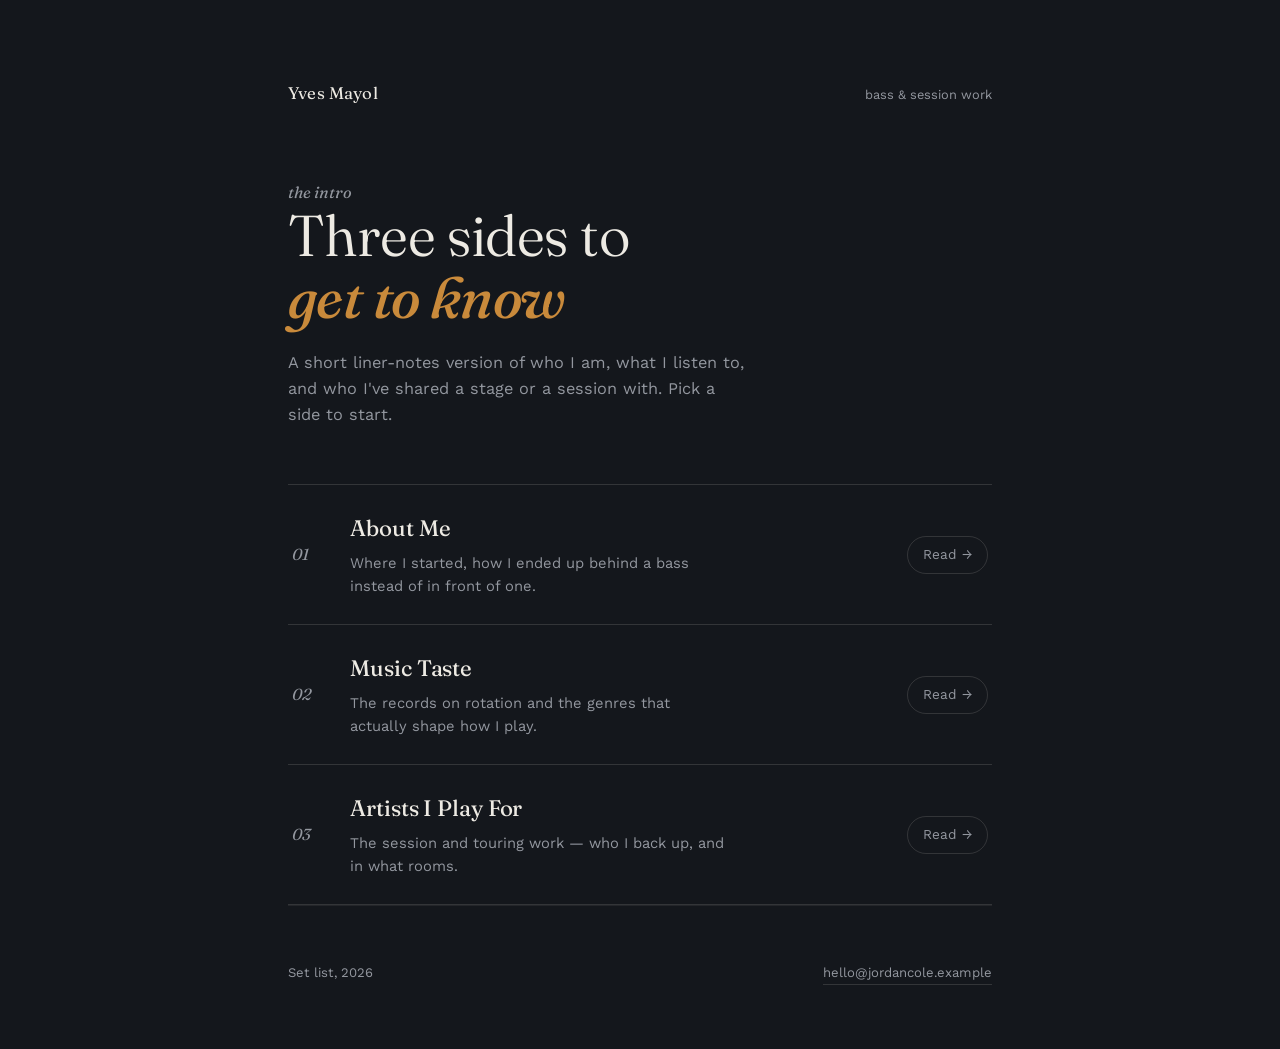
<file: Index.html>
<!doctype html>

<html lang="en">
<head>
<meta charset="UTF-8" />
<meta name="viewport" content="width=device-width, initial-scale=1.0" />
<title>Yves Mayol — Session Musician</title>
<link rel="preconnect" href="https://fonts.googleapis.com" />
<link rel="preconnect" href="https://fonts.gstatic.com" crossorigin />
<link href="https://fonts.googleapis.com/css2?family=Fraunces:ital,wght@0,300..600;1,300..600&family=Work+Sans:wght@400;500&display=swap" rel="stylesheet" />
<link rel="stylesheet" href="style.css" />
</head>
<body>

<div class="sleeve">

  <header class="mark">
    <span class="mark__name">Yves Mayol</span>
    <span class="mark__role">bass &amp; session work</span>
  </header>

  <section class="hero">
    <p class="hero__kicker">the intro</p>
    <h1>Three sides to<br /><em>get to know</em></h1>
    <p>A short liner-notes version of who I am, what I listen to, and who I've shared a stage or a session with. Pick a side to start.</p>
  </section>

  <nav class="tracklist" aria-label="Site sections">

    <a class="track" href="about.html">
      <span class="track__num">01</span>
      <span class="track__body">
        <h2>About Me</h2>
        <p>Where I started, how I ended up behind a bass instead of in front of one.</p>
      </span>
      <span class="track__go">Read →</span>
      <span class="track__wave" aria-hidden="true">
        <svg viewBox="0 0 300 18" preserveAspectRatio="none"><path d="M0 9 L10 9 L14 3 L18 15 L22 6 L26 12 L30 9 L40 9 L44 2 L48 16 L52 9 L60 9 L64 5 L68 13 L72 9 L82 9 L86 4 L90 14 L94 9 L104 9 L108 6 L112 12 L116 9 L126 9 L130 3 L134 15 L138 9 L148 9 L152 7 L156 11 L160 9 L170 9 L174 4 L178 14 L182 9 L192 9 L196 6 L200 12 L204 9 L214 9 L218 3 L222 15 L226 9 L236 9 L240 5 L244 13 L248 9 L258 9 L262 4 L266 14 L270 9 L280 9 L284 6 L288 12 L292 9 L300 9" fill="none" stroke-width="1.4"/></svg>
      </span>
    </a>

    <a class="track" href="music-taste.html">
      <span class="track__num">02</span>
      <span class="track__body">
        <h2>Music Taste</h2>
        <p>The records on rotation and the genres that actually shape how I play.</p>
      </span>
      <span class="track__go">Read →</span>
      <span class="track__wave" aria-hidden="true">
        <svg viewBox="0 0 300 18" preserveAspectRatio="none"><path d="M0 9 L10 9 L14 3 L18 15 L22 6 L26 12 L30 9 L40 9 L44 2 L48 16 L52 9 L60 9 L64 5 L68 13 L72 9 L82 9 L86 4 L90 14 L94 9 L104 9 L108 6 L112 12 L116 9 L126 9 L130 3 L134 15 L138 9 L148 9 L152 7 L156 11 L160 9 L170 9 L174 4 L178 14 L182 9 L192 9 L196 6 L200 12 L204 9 L214 9 L218 3 L222 15 L226 9 L236 9 L240 5 L244 13 L248 9 L258 9 L262 4 L266 14 L270 9 L280 9 L284 6 L288 12 L292 9 L300 9" fill="none" stroke-width="1.4"/></svg>
      </span>
    </a>

    <a class="track" href="about.html#session-work">
      <span class="track__num">03</span>
      <span class="track__body">
        <h2>Artists I Play For</h2>
        <p>The session and touring work — who I back up, and in what rooms.</p>
      </span>
      <span class="track__go">Read →</span>
      <span class="track__wave" aria-hidden="true">
        <svg viewBox="0 0 300 18" preserveAspectRatio="none"><path d="M0 9 L10 9 L14 3 L18 15 L22 6 L26 12 L30 9 L40 9 L44 2 L48 16 L52 9 L60 9 L64 5 L68 13 L72 9 L82 9 L86 4 L90 14 L94 9 L104 9 L108 6 L112 12 L116 9 L126 9 L130 3 L134 15 L138 9 L148 9 L152 7 L156 11 L160 9 L170 9 L174 4 L178 14 L182 9 L192 9 L196 6 L200 12 L204 9 L214 9 L218 3 L222 15 L226 9 L236 9 L240 5 L244 13 L248 9 L258 9 L262 4 L266 14 L270 9 L280 9 L284 6 L288 12 L292 9 L300 9" fill="none" stroke-width="1.4"/></svg>
      </span>
    </a>

  </nav>

  <footer class="foot">
    <span>Set list, 2026</span>
    <a href="mailto:hello@jordancole.example">hello@jordancole.example</a>
  </footer>

</div>

</body>
</html>
</file>
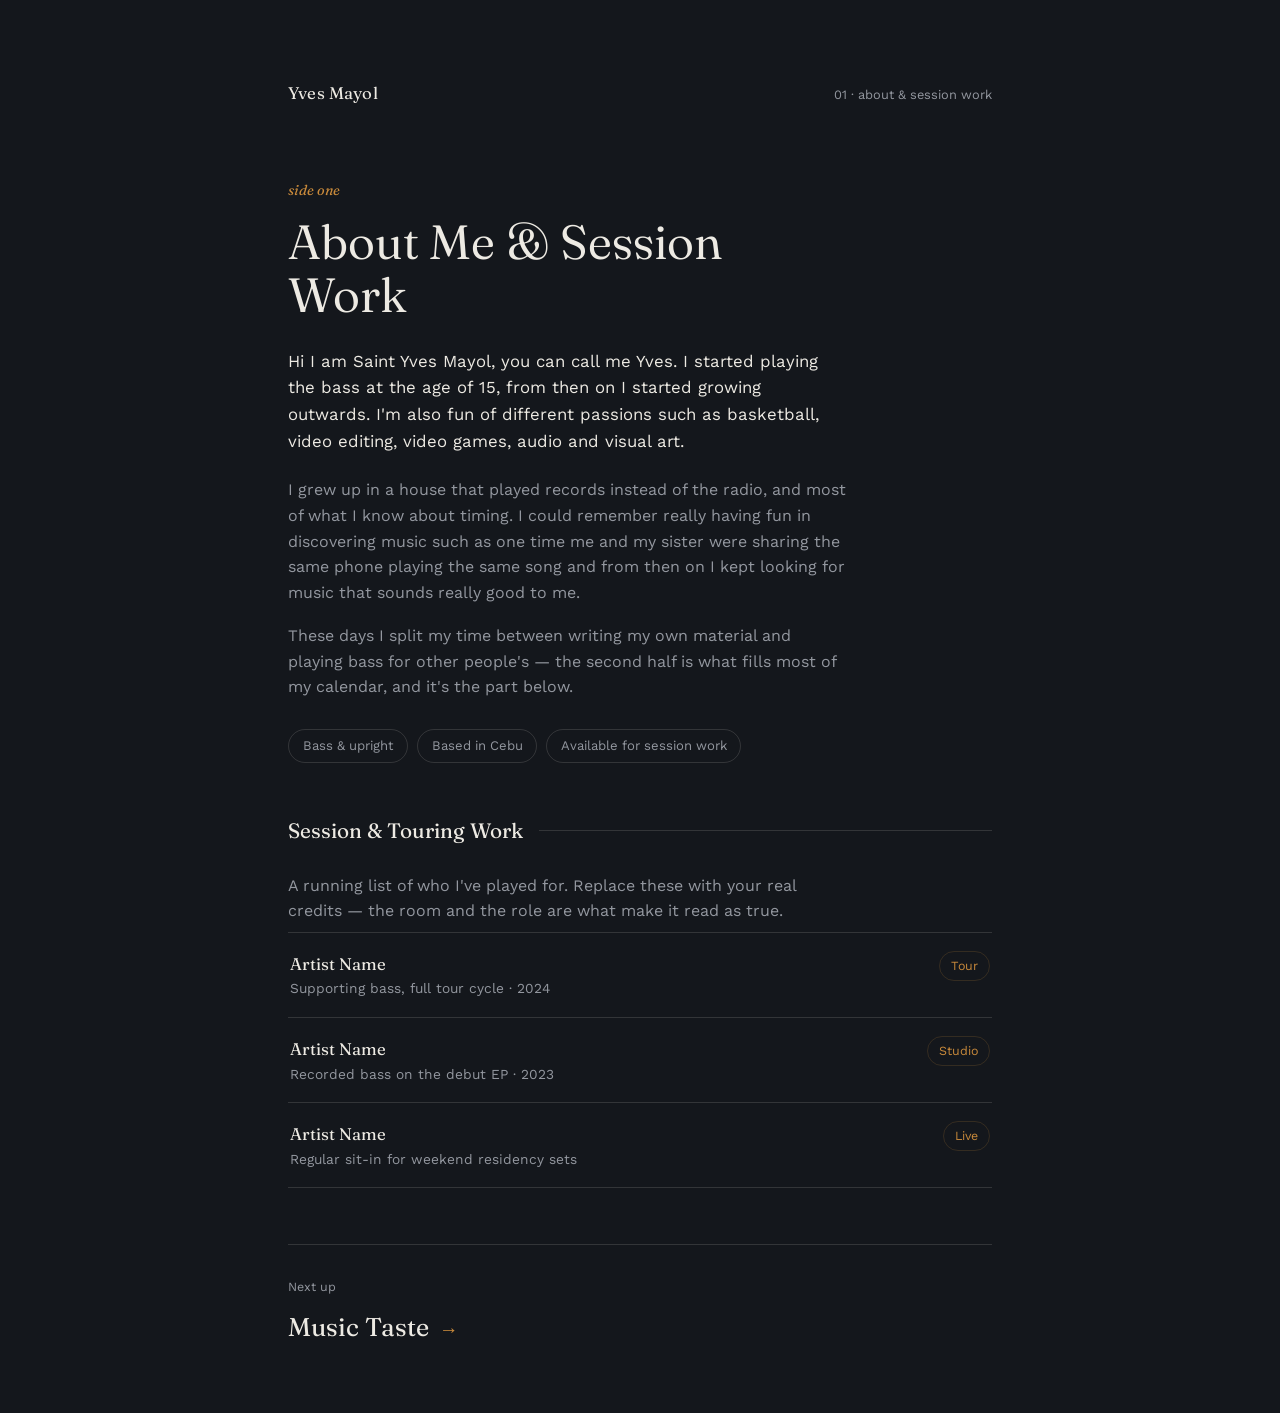
<file: about.html>
<!doctype html>
<html lang="en">
<head>
<meta charset="UTF-8" />
<meta name="viewport" content="width=device-width, initial-scale=1.0" />
<title>About &amp; Session Work — Yves Mayol</title>
<link rel="preconnect" href="https://fonts.googleapis.com" />
<link rel="preconnect" href="https://fonts.gstatic.com" crossorigin />
<link href="https://fonts.googleapis.com/css2?family=Fraunces:ital,wght@0,300..600;1,300..600&family=Work+Sans:wght@400;500&display=swap" rel="stylesheet" />
<link rel="stylesheet" href="style.css" />
</head>
<body>

<div class="sleeve">

  <header class="mark">
    <a href="index.html" style="text-decoration:none;">
      <span class="mark__name">Yves Mayol</span>
    </a>
    <span class="mark__role">01 · about &amp; session work</span>
  </header>

  <main class="page">
    <p class="page__kicker">side one</p>
    <h1>About Me &amp; Session Work</h1>
    <p class="page__lede">
      Hi I am Saint Yves Mayol, you can call me Yves. I started playing the bass at the age of 15, from then on I started growing outwards. I'm also fun of different passions such as basketball, video editing, video games, audio and visual art.
    </p>

    <div class="page__body">
      <p>
        I grew up in a house that played records instead of the radio, and most of what I know about timing. I could remember really having fun in discovering music such as one time me and my sister were sharing the same phone playing the same song and from then on I kept looking for music that sounds really good to me.
      </p>
      <p>
        These days I split my time between writing my own material and playing bass for other people's — the second half is what fills most of my calendar, and it's the part below.
      </p>
    </div>

    <div class="tag-row">
      <span class="tag">Bass &amp; upright</span>
      <span class="tag">Based in Cebu</span>
      <span class="tag">Available for session work</span>
    </div>

    <div class="section-divider" id="session-work">
      <h2>Session &amp; Touring Work</h2>
    </div>

    <p class="page__body" style="color: var(--text-muted); max-width: 56ch; margin: 0 0 0.5rem;">
      A running list of who I've played for. Replace these with your real credits — the room and the role are what make it read as true.
    </p>

    <div class="credits">

      <div class="credit">
        <div>
          <div class="credit__name">Artist Name</div>
          <div class="credit__note">Supporting bass, full tour cycle · 2024</div>
        </div>
        <span class="credit__role">Tour</span>
      </div>

      <div class="credit">
        <div>
          <div class="credit__name">Artist Name</div>
          <div class="credit__note">Recorded bass on the debut EP · 2023</div>
        </div>
        <span class="credit__role">Studio</span>
      </div>

      <div class="credit">
        <div>
          <div class="credit__name">Artist Name</div>
          <div class="credit__note">Regular sit-in for weekend residency sets</div>
        </div>
        <span class="credit__role">Live</span>
      </div>

    </div>
  </main>

  <nav class="next">
    <span class="next__label">Next up</span>
    <a class="next__link" href="music-taste.html">
      Music Taste <span class="next__arrow">→</span>
    </a>
  </nav>

</div>

</body>
</html>
</file>
<file: style.css>
/* ===========================================================
   Tokens
   =========================================================== */
:root {
  --bg: #14171c;
  --bg-panel: #1b1f26;
  --text: #edeae3;
  --text-muted: #93979f;
  --accent: #c98a3b;
  --accent-dim: rgba(201, 138, 59, 0.18);
  --line: rgba(237, 234, 227, 0.14);
  --line-soft: rgba(237, 234, 227, 0.07);

  --font-display: "Fraunces", serif;
  --font-body: "Work Sans", sans-serif;
}

* { box-sizing: border-box; }

html { -webkit-font-smoothing: antialiased; }

body {
  margin: 0;
  background: var(--bg);
  color: var(--text);
  font-family: var(--font-body);
  font-size: 16px;
  line-height: 1.6;
}

@media (prefers-reduced-motion: reduce) {
  * { animation-duration: 0.001ms !important; transition-duration: 0.001ms !important; }
}

a { color: inherit; }

::selection { background: var(--accent-dim); color: var(--text); }

/* ===========================================================
   Shell
   =========================================================== */
.sleeve {
  max-width: 760px;
  margin: 0 auto;
  padding: 5rem 1.75rem 4rem;
  min-height: 100vh;
  display: flex;
  flex-direction: column;
}

.mark {
  display: flex;
  align-items: baseline;
  justify-content: space-between;
  gap: 1rem;
  margin-bottom: 4.5rem;
}

.mark__name {
  font-family: var(--font-display);
  font-size: 1.05rem;
  letter-spacing: 0.01em;
}

.mark__role {
  font-size: 0.8rem;
  color: var(--text-muted);
  white-space: nowrap;
}

/* ===========================================================
   Hero (index)
   =========================================================== */
.hero { margin-bottom: 3.5rem; }

.hero__kicker {
  font-size: 0.9rem;
  color: var(--accent);
  font-style: italic;
  font-family: var(--font-display);
  margin: 0 0 0.9rem;
}

.hero h1 {
  font-family: var(--font-display);
  font-weight: 340;
  font-size: clamp(2.4rem, 6vw, 3.6rem);
  line-height: 1.08;
  letter-spacing: -0.01em;
  margin: 0 0 1.3rem;
  max-width: 14ch;
}

.hero h1 em {
  font-style: italic;
  font-weight: 480;
  color: var(--accent);
}

.hero p {
  color: var(--text-muted);
  max-width: 46ch;
  font-size: 1.02rem;
  margin: 0;
}

/* ===========================================================
   Tracklist
   =========================================================== */
.tracklist {
  border-top: 1px solid var(--line);
}

.track {
  display: grid;
  grid-template-columns: 2.4rem 1fr auto;
  align-items: center;
  gap: 1.25rem;
  padding: 1.6rem 0.25rem;
  border-bottom: 1px solid var(--line);
  text-decoration: none;
  color: var(--text);
  position: relative;
}

.track__num {
  font-family: var(--font-display);
  font-style: italic;
  color: var(--text-muted);
  font-size: 1rem;
  transition: color 0.2s ease;
}

.track__body h2 {
  font-family: var(--font-display);
  font-weight: 440;
  font-size: 1.4rem;
  margin: 0 0 0.3rem;
  letter-spacing: -0.005em;
}

.track__body p {
  margin: 0;
  color: var(--text-muted);
  font-size: 0.92rem;
  max-width: 42ch;
}

.track__go {
  font-size: 0.85rem;
  color: var(--text-muted);
  border: 1px solid var(--line);
  border-radius: 999px;
  padding: 0.45rem 0.95rem;
  transition: border-color 0.2s ease, color 0.2s ease, background 0.2s ease;
}

.track:hover .track__go {
  border-color: var(--accent);
  color: var(--accent);
  background: var(--accent-dim);
}

.track:hover .track__num { color: var(--accent); }

.track:focus-visible {
  outline: 2px solid var(--accent);
  outline-offset: 4px;
  border-radius: 4px;
}

/* a faint waveform that only appears on hover, drawn once */
.track__wave {
  position: absolute;
  left: 2.4rem;
  right: 6.5rem;
  bottom: 0;
  height: 2px;
  overflow: hidden;
}
.track__wave svg {
  width: 100%;
  height: 18px;
  transform: translateY(4px);
  opacity: 0;
  transition: opacity 0.25s ease;
}
.track:hover .track__wave svg { opacity: 0.55; }
.track__wave path { stroke: var(--accent); }

@media (max-width: 520px) {
  .track { grid-template-columns: 2rem 1fr; row-gap: 0.7rem; }
  .track__go { grid-column: 2; justify-self: start; }
  .track__wave { display: none; }
}

/* ===========================================================
   Footer
   =========================================================== */
.foot {
  margin-top: auto;
  padding-top: 3.5rem;
  display: flex;
  justify-content: space-between;
  align-items: baseline;
  color: var(--text-muted);
  font-size: 0.82rem;
  border-top: 1px solid var(--line-soft);
  gap: 1rem;
}

.foot a {
  text-decoration: none;
  border-bottom: 1px solid var(--line);
  padding-bottom: 1px;
}
.foot a:hover { border-color: var(--accent); color: var(--accent); }

/* ===========================================================
   Inner pages (about / taste / session)
   =========================================================== */
.page__kicker {
  font-family: var(--font-display);
  font-style: italic;
  color: var(--accent);
  font-size: 0.9rem;
  margin: 0 0 0.9rem;
}

.page h1 {
  font-family: var(--font-display);
  font-weight: 360;
  font-size: clamp(2.1rem, 5vw, 3rem);
  line-height: 1.1;
  margin: 0 0 1.6rem;
  max-width: 16ch;
}

.page__lede {
  font-size: 1.05rem;
  color: var(--text);
  max-width: 56ch;
  margin: 0 0 1.4rem;
}

.page__body p {
  color: var(--text-muted);
  max-width: 56ch;
}

.page__body p:not(:last-child) { margin-bottom: 1.1rem; }

.tag-row {
  display: flex;
  flex-wrap: wrap;
  gap: 0.55rem;
  margin: 1.8rem 0 0.5rem;
}

.tag {
  font-size: 0.82rem;
  color: var(--text-muted);
  border: 1px solid var(--line);
  border-radius: 999px;
  padding: 0.35rem 0.85rem;
}

.next {
  margin-top: 3.5rem;
  padding-top: 2rem;
  border-top: 1px solid var(--line);
}

.next__label {
  display: block;
  font-size: 0.78rem;
  color: var(--text-muted);
  margin-bottom: 0.6rem;
}

.next__link {
  display: inline-flex;
  align-items: baseline;
  gap: 0.6rem;
  text-decoration: none;
  color: var(--text);
  font-family: var(--font-display);
  font-size: 1.6rem;
  font-weight: 400;
  border-bottom: 1px solid transparent;
  transition: border-color 0.2s ease, color 0.2s ease;
}

.next__link:hover { color: var(--accent); border-color: var(--accent); }

.next__arrow {
  font-style: italic;
  color: var(--accent);
  font-size: 1.2rem;
}

/* ===========================================================
   About + Session Work: section divider & credit list
   =========================================================== */
.section-divider {
  display: flex;
  align-items: center;
  gap: 1rem;
  margin: 3.2rem 0 1.6rem;
}

.section-divider h2 {
  font-family: var(--font-display);
  font-weight: 420;
  font-size: 1.3rem;
  margin: 0;
  white-space: nowrap;
}

.section-divider::after {
  content: "";
  flex: 1;
  height: 1px;
  background: var(--line);
}

.credits {
  border-top: 1px solid var(--line);
}

.credit {
  display: grid;
  grid-template-columns: 1fr auto;
  align-items: baseline;
  gap: 1rem;
  padding: 1.1rem 0.1rem;
  border-bottom: 1px solid var(--line);
}

.credit__name {
  font-family: var(--font-display);
  font-size: 1.05rem;
}

.credit__note {
  color: var(--text-muted);
  font-size: 0.86rem;
}

.credit__role {
  font-size: 0.78rem;
  color: var(--accent);
  border: 1px solid var(--accent-dim);
  border-radius: 999px;
  padding: 0.25rem 0.7rem;
  white-space: nowrap;
}

/* ===========================================================
   Music Taste: song library (add / edit / delete / preview)
   =========================================================== */
.library-head {
  display: flex;
  justify-content: space-between;
  align-items: center;
  gap: 1rem;
  margin: 2.6rem 0 0.5rem;
  flex-wrap: wrap;
}

.library-head__count {
  color: var(--text-muted);
  font-size: 0.85rem;
}

.btn {
  font-family: var(--font-body);
  font-size: 0.85rem;
  color: var(--bg);
  background: var(--accent);
  border: 1px solid var(--accent);
  border-radius: 999px;
  padding: 0.55rem 1.1rem;
  cursor: pointer;
  transition: opacity 0.2s ease;
}
.btn:hover { opacity: 0.85; }

.btn--ghost {
  color: var(--text-muted);
  background: transparent;
  border-color: var(--line);
}
.btn--ghost:hover { color: var(--text); border-color: var(--text-muted); opacity: 1; }

/* --- form panel --- */
.song-form {
  border: 1px solid var(--line);
  border-radius: 6px;
  padding: 1.4rem;
  margin: 1rem 0 2.2rem;
  background: var(--bg-panel);
  display: none;
}
.song-form.is-open { display: block; }

.song-form__title {
  font-family: var(--font-display);
  font-size: 1.05rem;
  margin: 0 0 1rem;
}

.song-form__grid {
  display: grid;
  grid-template-columns: 1fr 1fr;
  gap: 0.9rem;
}

.song-form__grid .field--wide { grid-column: 1 / -1; }

.field label {
  display: block;
  font-size: 0.76rem;
  color: var(--text-muted);
  margin-bottom: 0.35rem;
}

.field input {
  width: 100%;
  background: var(--bg);
  border: 1px solid var(--line);
  border-radius: 4px;
  color: var(--text);
  font-family: var(--font-body);
  font-size: 0.92rem;
  padding: 0.55rem 0.7rem;
}
.field input:focus {
  outline: none;
  border-color: var(--accent);
}

.song-form__actions {
  display: flex;
  gap: 0.7rem;
  margin-top: 1.2rem;
}

.form-error {
  font-size: 0.8rem;
  color: #d98080;
  margin: 0.8rem 0 0;
  display: none;
}
.form-error.is-visible { display: block; }

/* --- song list / boxes --- */
.song-list {
  border-top: 1px solid var(--line);
}

.song-box {
  display: grid;
  grid-template-columns: 2.4rem 1fr auto;
  align-items: center;
  gap: 1.1rem;
  padding: 1.3rem 0.15rem;
  border-bottom: 1px solid var(--line);
  position: relative;
}

.song-box__num {
  font-family: var(--font-display);
  font-style: italic;
  color: var(--text-muted);
  font-size: 1rem;
}

.song-box__title {
  font-family: var(--font-display);
  font-weight: 440;
  font-size: 1.15rem;
  margin: 0 0 0.25rem;
}

.song-box__meta {
  color: var(--text-muted);
  font-size: 0.84rem;
  margin: 0;
}

.song-box__meta span:not(:last-child)::after {
  content: "·";
  margin: 0 0.4rem;
  color: var(--line);
}

.song-box__actions {
  display: flex;
  align-items: center;
  gap: 0.5rem;
}

.icon-btn {
  width: 2.1rem;
  height: 2.1rem;
  border-radius: 999px;
  border: 1px solid var(--line);
  background: transparent;
  color: var(--text-muted);
  cursor: pointer;
  display: flex;
  align-items: center;
  justify-content: center;
  font-size: 0.9rem;
  transition: border-color 0.2s ease, color 0.2s ease, background 0.2s ease;
}
.icon-btn:hover { border-color: var(--text-muted); color: var(--text); }

.icon-btn--play {
  border-color: var(--accent-dim);
  color: var(--accent);
}
.icon-btn--play:hover { border-color: var(--accent); background: var(--accent-dim); }
.icon-btn--play[disabled] {
  color: var(--text-muted);
  border-color: var(--line);
  cursor: not-allowed;
  opacity: 0.5;
}
.icon-btn--play[disabled]:hover { background: none; }

.icon-btn--playing { background: var(--accent-dim); }

.song-box__progress {
  position: absolute;
  left: 2.4rem;
  right: 8.5rem;
  bottom: 0;
  height: 2px;
  background: var(--line-soft);
  overflow: hidden;
}
.song-box__progress-fill {
  height: 100%;
  width: 0%;
  background: var(--accent);
  transition: width 0.1s linear;
}

.empty-state {
  padding: 2.4rem 0.1rem;
  color: var(--text-muted);
  font-size: 0.92rem;
  border-bottom: 1px solid var(--line);
}

@media (max-width: 560px) {
  .song-form__grid { grid-template-columns: 1fr; }
  .song-box { grid-template-columns: 1.6rem 1fr; row-gap: 0.6rem; }
  .song-box__actions { grid-column: 1 / -1; justify-content: flex-start; }
  .song-box__progress { right: 0.15rem; }
}

/* ===========================================================
   Music library dashboard
   =========================================================== */
.music-page {
  --bg: #f4f6fa;
  --bg-panel: #ffffff;
  --text: #19243a;
  --text-muted: #77839a;
  --accent: #566ee8;
  --accent-dim: #eef0ff;
  --line: #e7eaf1;
  --line-soft: #edf0f5;
  min-height: 100vh;
  background: #f4f6fa;
  color: #19243a;
  font-family: "DM Sans", sans-serif;
  font-size: 15px;
}

.music-page button, .music-page input, .music-page select { font: inherit; }
.music-page a { color: inherit; }
.music-shell { width: min(1160px, calc(100% - 56px)); min-height: 100vh; margin: 0 auto; display: flex; flex-direction: column; }
.app-header { min-height: 86px; display: flex; align-items: center; justify-content: space-between; border-bottom: 1px solid #e6e9f0; gap: 32px; }
.brand { display: inline-flex; align-items: center; gap: 12px; text-decoration: none; color: #19243a; font-family: Manrope, sans-serif; font-size: 15px; font-weight: 800; line-height: 1.25; white-space: nowrap; }
.brand__mark { display: grid; place-items: center; width: 38px; height: 38px; border-radius: 12px; background: #566ee8; color: white; font-size: 12px; letter-spacing: .04em; box-shadow: 0 5px 12px #566ee82b; }
.brand__sub { display: block; margin-top: 4px; color: #8a94a8; font: 700 9px "DM Sans", sans-serif; letter-spacing: .13em; }
.app-nav { align-self: stretch; display: flex; align-items: center; gap: 36px; }
.app-nav a { height: 100%; position: relative; display: inline-flex; align-items: center; text-decoration: none; color: #78849a; font-size: 13px; font-weight: 600; transition: color .2s ease; }
.app-nav a:hover, .app-nav a.is-current { color: #4d63d9; }
.app-nav a.is-current::after { content: ""; position: absolute; right: 0; bottom: -1px; left: 0; height: 2px; border-radius: 2px 2px 0 0; background: #566ee8; }
.profile-chip { width: 36px; height: 36px; display: grid; place-items: center; border: 1px solid #e4e8f0; border-radius: 50%; background: white; color: #687690; font: 700 11px Manrope, sans-serif; }
.library-main { flex: 1; padding: 35px 0 54px; }
.breadcrumb { display: flex; align-items: center; gap: 10px; color: #96a0b1; font-size: 12px; }
.breadcrumb a { color: #77839a; text-decoration: none; }
.breadcrumb a:hover { color: #566ee8; }
.library-intro { display: flex; justify-content: space-between; align-items: end; gap: 24px; margin: 32px 0 26px; }
.eyebrow { margin: 0 0 9px; color: #7582a0; font-size: 10px; font-weight: 700; letter-spacing: .15em; }
.library-intro h1 { margin: 0; color: #19243a; font: 800 clamp(30px, 4vw, 38px)/1.2 Manrope, sans-serif; letter-spacing: -.045em; }
.intro-copy { margin: 9px 0 0; color: #7c879b; font-size: 14px; }
.btn { display: inline-flex; align-items: center; justify-content: center; gap: 9px; min-height: 42px; padding: 0 17px; border: 1px solid transparent; border-radius: 8px; cursor: pointer; font-size: 12px; font-weight: 700; transition: background .18s ease, box-shadow .18s ease, transform .18s ease; }
.btn:disabled { cursor: wait; opacity: .65; }
.btn--primary { background: #566ee8; color: #fff; box-shadow: 0 5px 12px #566ee82b; }
.btn--primary:hover { background: #475ed7; box-shadow: 0 7px 16px #566ee83b; transform: translateY(-1px); }
.btn--primary span { font-size: 18px; font-weight: 400; line-height: 1; }
.btn--secondary { border-color: #e1e5ee; background: #fff; color: #68758e; }
.btn--secondary:hover { background: #f7f8fb; border-color: #cfd5e1; }
.library-stats { min-height: 78px; display: flex; align-items: center; justify-content: space-between; gap: 18px; margin: 0 0 23px; padding: 15px 20px; border: 1px solid #e8ebf2; border-radius: 11px; background: #fff; box-shadow: 0 2px 6px #15244705; }
.stat-card { display: flex; align-items: center; gap: 13px; }
.stat-icon { width: 42px; height: 42px; display: grid; place-items: center; border-radius: 10px; background: #f0f2ff; color: #566ee8; font-size: 22px; }
.stat-label { display: block; margin-bottom: 3px; color: #8a95a9; font-size: 9px; font-weight: 700; letter-spacing: .12em; }
.stat-card strong { color: #25324a; font: 700 17px Manrope, sans-serif; }
.stat-note { display: flex; align-items: center; gap: 9px; color: #7f8ba0; font-size: 11px; }
.status-dot { width: 7px; height: 7px; border-radius: 50%; background: #48b88a; box-shadow: 0 0 0 3px #e7f7ef; }
.collection-card { overflow: hidden; border: 1px solid #e7eaf1; border-radius: 11px; background: #fff; box-shadow: 0 3px 10px #15244706; }
.collection-head { min-height: 91px; display: flex; align-items: center; justify-content: space-between; gap: 20px; padding: 18px 23px; border-bottom: 1px solid #edf0f5; }
.collection-head h2 { margin: 0; color: #26334b; font: 700 16px Manrope, sans-serif; letter-spacing: -.02em; }
.collection-head p { margin: 4px 0 0; color: #8994a7; font-size: 11px; }
.collection-tools { display: flex; align-items: center; gap: 17px; }
.search-box { width: 224px; height: 36px; display: flex; align-items: center; gap: 8px; padding: 0 10px; border: 1px solid #e5e9f0; border-radius: 7px; background: #fff; color: #8490a4; }
.search-box span { font-size: 21px; line-height: 1; transform: rotate(-20deg); }
.search-box input { width: 100%; min-width: 0; outline: 0; border: 0; color: #283650; background: transparent; font-size: 11px; }
.search-box input::placeholder { color: #a0a9b7; }
.search-box:focus-within { border-color: #8897f1; box-shadow: 0 0 0 3px #566ee814; }
.sort-control { display: flex; align-items: center; gap: 7px; color: #909bad; font-size: 10px; white-space: nowrap; }
.sort-control select { max-width: 130px; padding: 6px 17px 6px 0; border: 0; outline: 0; background: transparent; color: #53617a; font-size: 10px; font-weight: 600; cursor: pointer; }
.song-list { border: 0; }
.song-row { position: relative; min-height: 80px; display: grid; grid-template-columns: 28px 46px minmax(0, 1fr) auto; align-items: center; gap: 14px; padding: 12px 23px; border-bottom: 1px solid #f0f2f6; transition: background .15s ease; }
.song-row:hover { background: #fbfcff; }
.song-index { color: #a0a9b8; font-size: 10px; font-variant-numeric: tabular-nums; }
.album-art { position: relative; overflow: hidden; width: 44px; height: 44px; display: grid; place-items: center; border-radius: 8px; background: linear-gradient(140deg, color-mix(in srgb, var(--cover-color), white 18%), var(--cover-color)); color: #fff; box-shadow: inset 0 0 0 1px #ffffff24; }
.album-art::before, .album-art::after { content: ""; position: absolute; border: 1px solid #ffffff35; border-radius: 50%; }
.album-art::before { width: 35px; height: 35px; }
.album-art::after { width: 25px; height: 25px; }
.album-art span { z-index: 1; font: 800 10px Manrope, sans-serif; letter-spacing: .06em; text-shadow: 0 1px 4px #0004; }
.album-art i { position: absolute; width: 4px; height: 4px; z-index: 2; border-radius: 50%; background: #fff; }
.song-details { min-width: 0; }
.song-details h3 { overflow: hidden; margin: 0 0 5px; color: #2c3951; font: 700 12px Manrope, sans-serif; text-overflow: ellipsis; white-space: nowrap; }
.song-details p { overflow: hidden; margin: 0; color: #8792a5; font-size: 10px; text-overflow: ellipsis; white-space: nowrap; }
.meta-separator { margin: 0 8px; color: #c7ceda; }
.song-actions { display: flex; align-items: center; gap: 6px; }
.action-button { width: 31px; height: 31px; display: grid; place-items: center; border: 1px solid transparent; border-radius: 7px; background: transparent; color: #8b97aa; cursor: pointer; font-size: 14px; transition: color .15s ease, border-color .15s ease, background .15s ease; }
.action-button:hover { border-color: #e6e9f0; background: #fff; color: #566ee8; }
.action-button--play { color: #566ee8; font-size: 12px; }
.action-button--playing { background: #eef0ff; color: #4d63dc; }
.action-button--delete:hover { border-color: #f5dddd; background: #fff5f5; color: #d75c69; }
.action-button:disabled { cursor: not-allowed; opacity: .3; }
.song-progress { position: absolute; right: 24px; bottom: 0; left: 109px; height: 2px; overflow: hidden; background: transparent; }
.song-box__progress-fill { display: block; width: 0; height: 100%; background: #566ee8; transition: width .1s linear; }
.collection-foot { min-height: 51px; display: flex; align-items: center; justify-content: space-between; gap: 16px; padding: 10px 23px; color: #9aa4b4; font-size: 10px; }
.collection-foot a { color: #6576d9; font-weight: 600; text-decoration: none; }
.collection-foot a:hover { color: #3f55cc; }
.collection-foot a span { margin-left: 4px; }
.loading-state, .empty-state { padding: 34px 24px; color: #8490a4; text-align: center; font-size: 12px; }
.empty-state strong, .empty-state span { display: block; }
.empty-state strong { margin-bottom: 6px; color: #526079; font-size: 13px; }
.empty-state code { color: #566ee8; }
.song-form { display: none; margin: 22px 0 0; padding: 24px; border: 1px solid #e5e9f1; border-radius: 11px; background: #fff; box-shadow: 0 4px 15px #15244708; }
.song-form.is-open { display: block; animation: form-in .2s ease-out; }
@keyframes form-in { from { opacity: 0; transform: translateY(6px); } to { opacity: 1; transform: translateY(0); } }
.form-heading { display: flex; align-items: flex-start; justify-content: space-between; margin-bottom: 19px; }
.form-heading .eyebrow { margin-bottom: 5px; }
.song-form__title { margin: 0; color: #27344c; font: 700 19px Manrope, sans-serif; }
.form-close { width: 30px; height: 30px; border: 0; border-radius: 7px; background: #f4f6fa; color: #78849a; cursor: pointer; font-size: 20px; line-height: 1; }
.form-close:hover { background: #eceff5; color: #303d55; }
.song-form__grid { display: grid; grid-template-columns: 1fr 1fr; gap: 15px; }
.song-form__grid .field--wide { grid-column: 1 / -1; }
.field label { display: block; margin: 0 0 6px; color: #5d6a82; font-size: 11px; font-weight: 600; }
.field label > span:not(.optional) { color: #dc6674; }
.field label .optional { float: right; color: #a2abba; font-size: 8px; letter-spacing: .1em; }
.field input { width: 100%; height: 39px; padding: 0 11px; border: 1px solid #e2e6ee; border-radius: 7px; outline: 0; background: #fff; color: #293750; font-size: 12px; transition: border .15s ease, box-shadow .15s ease; }
.field input::placeholder { color: #a4adbb; }
.field input:focus { border-color: #8493ef; box-shadow: 0 0 0 3px #566ee814; }
.form-error { display: none; margin: 12px 0 0; color: #c64f5d; font-size: 11px; }
.form-error.is-visible { display: block; }
.song-form__actions { display: flex; gap: 9px; margin-top: 18px; }
.song-form__actions .btn { min-height: 38px; }
.app-footer { min-height: 55px; display: flex; justify-content: space-between; align-items: center; gap: 16px; border-top: 1px solid #e6e9f0; color: #929daf; font-size: 10px; }
.app-footer span span { margin: 0 5px; color: #c0c7d2; }

@media (max-width: 760px) {
  .music-shell { width: min(100% - 34px, 620px); }
  .app-header { min-height: 72px; gap: 14px; }
  .app-nav { gap: 18px; }
  .app-nav a { font-size: 11px; }
  .brand { font-size: 13px; }
  .brand__mark { width: 34px; height: 34px; }
  .profile-chip { display: none; }
  .collection-head { align-items: flex-start; flex-direction: column; }
  .collection-tools { width: 100%; justify-content: space-between; }
  .search-box { flex: 1; }
}

@media (max-width: 520px) {
  .music-shell { width: calc(100% - 28px); }
  .app-header { flex-wrap: wrap; padding: 12px 0 0; }
  .app-nav { order: 2; width: 100%; height: 42px; justify-content: space-between; gap: 10px; }
  .library-main { padding-top: 23px; }
  .library-intro { align-items: flex-start; flex-direction: column; margin-top: 25px; }
  .library-intro .btn { width: 100%; }
  .stat-note { max-width: 145px; font-size: 10px; line-height: 1.4; }
  .library-stats { padding: 13px; }
  .collection-head { padding: 16px; }
  .collection-tools { align-items: flex-start; flex-direction: column; }
  .search-box { width: 100%; flex: initial; }
  .song-row { grid-template-columns: 18px 40px minmax(0, 1fr) auto; gap: 9px; padding: 12px; }
  .album-art { width: 39px; height: 39px; }
  .album-art::before { width: 31px; height: 31px; }
  .album-art::after { width: 22px; height: 22px; }
  .song-details p { max-width: 100%; font-size: 9px; }
  .song-actions { gap: 1px; }
  .action-button { width: 27px; height: 29px; }
  .song-progress { left: 80px; right: 12px; }
  .collection-foot { align-items: flex-start; flex-direction: column; padding: 13px 16px; }
  .song-form { padding: 18px; }
  .song-form__grid { grid-template-columns: 1fr; }
  .song-form__grid .field--wide { grid-column: auto; }
  .app-footer { align-items: flex-start; flex-direction: column; justify-content: center; gap: 5px; padding: 12px 0; }
}

@media (prefers-reduced-motion: reduce) {
  .music-page *, .music-page *::before, .music-page *::after { animation-duration: .001ms !important; transition-duration: .001ms !important; }
}
</file>
